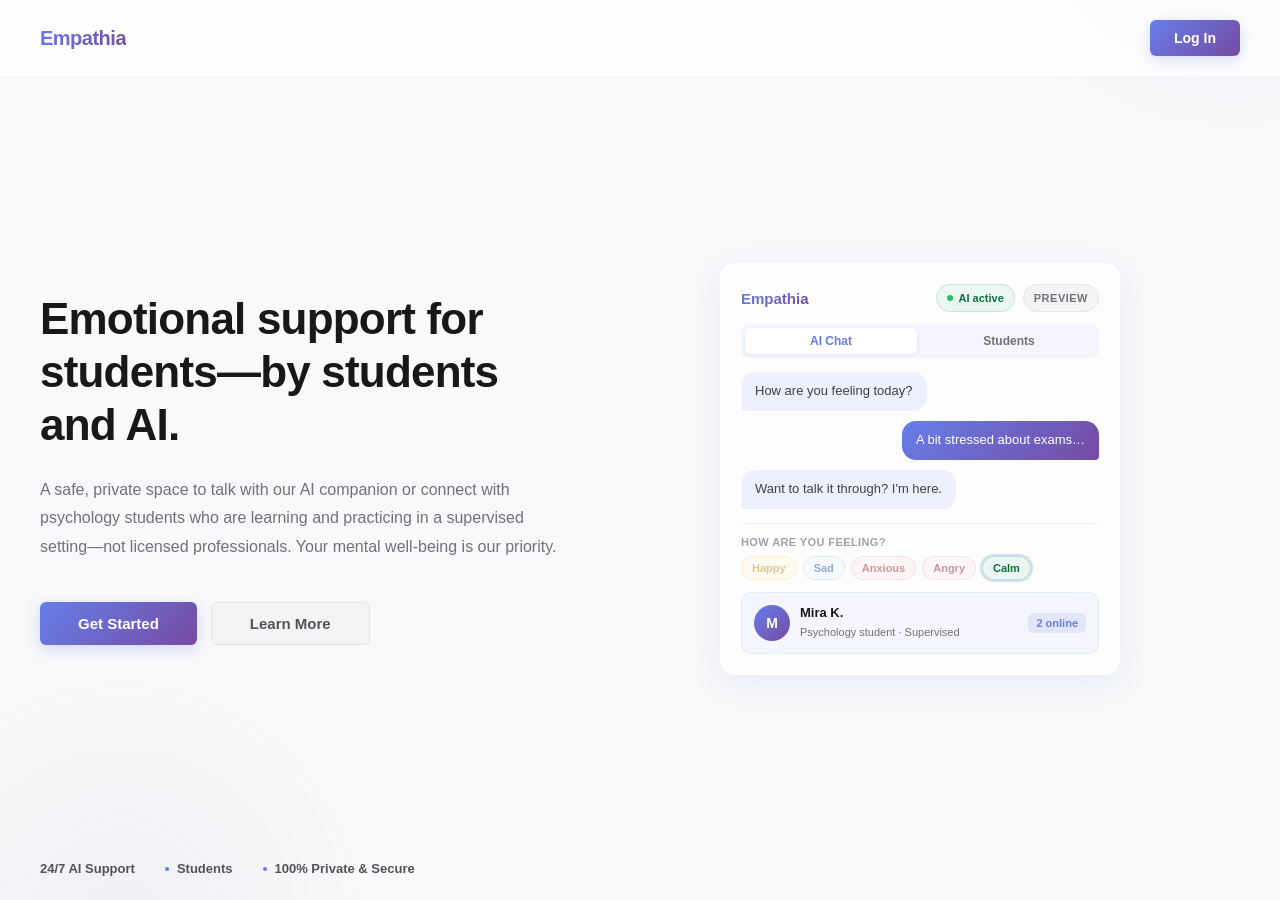
<file: templates/landing.html>
<!DOCTYPE html>
<html lang="en">
<head>
    <meta charset="UTF-8">
    <meta name="viewport" content="width=device-width, initial-scale=1.0">
    <title>Empathia - Your Emotional Support Companion</title>
    <style>
        * {
            margin: 0;
            padding: 0;
            box-sizing: border-box;
        }

        html, body {
            height: 100%;
            overflow: hidden;
        }

        body {
            font-family: -apple-system, BlinkMacSystemFont, 'Segoe UI', Roboto, 'Helvetica Neue', sans-serif;
            background: #f8f9fa;
            position: relative;
        }

        /* Premium background with subtle glow */
        body::before {
            content: '';
            position: fixed;
            top: -50%;
            right: -20%;
            width: 600px;
            height: 600px;
            background: radial-gradient(circle, rgba(102, 126, 234, 0.08) 0%, transparent 70%);
            border-radius: 50%;
            pointer-events: none;
            z-index: 0;
        }

        body::after {
            content: '';
            position: fixed;
            bottom: -30%;
            left: -10%;
            width: 500px;
            height: 500px;
            background: radial-gradient(circle, rgba(118, 75, 162, 0.06) 0%, transparent 70%);
            border-radius: 50%;
            pointer-events: none;
            z-index: 0;
        }

        .container-full {
            height: 100vh;
            display: flex;
            flex-direction: column;
            position: relative;
            z-index: 1;
        }

        /* Navbar */
        .navbar {
            display: flex;
            justify-content: space-between;
            align-items: center;
            padding: 24px 60px;
            background: rgba(255, 255, 255, 0.7);
            backdrop-filter: blur(8px);
            border-bottom: 1px solid rgba(102, 126, 234, 0.08);
        }

        .logo {
            font-size: 20px;
            font-weight: 700;
            color: #3f3f46;
            letter-spacing: -0.5px;
            background: linear-gradient(135deg, #667eea 0%, #764ba2 100%);
            -webkit-background-clip: text;
            -webkit-text-fill-color: transparent;
            background-clip: text;
        }

        .nav-links {
            display: flex;
            gap: 20px;
            align-items: center;
        }

        .navbar .btn-primary {
            padding: 10px 24px;
            font-size: 14px;
        }

        /* Main Content - Split Layout */
        .main-content {
            flex: 1;
            display: flex;
            align-items: center;
            justify-content: space-between;
            padding: 0 60px;
            overflow: hidden;
            gap: 60px;
        }

        .content-left {
            flex: 1;
            max-width: 520px;
        }

        .content-right {
            flex: 1;
            display: flex;
            align-items: center;
            justify-content: center;
        }

        /* Typography */
        .headline {
            font-size: 52px;
            font-weight: 800;
            color: #18181b;
            line-height: 1.2;
            margin-bottom: 24px;
            letter-spacing: -0.8px;
        }

        .subheadline {
            font-size: 16px;
            color: #71717a;
            line-height: 1.8;
            margin-bottom: 40px;
            font-weight: 400;
        }

        /* CTA Buttons */
        .cta-buttons {
            display: flex;
            gap: 14px;
            margin-bottom: 0;
        }

        .btn-primary {
            background: linear-gradient(135deg, #667eea 0%, #764ba2 100%);
            color: white;
            border: none;
            padding: 13px 38px;
            font-size: 15px;
            font-weight: 700;
            border-radius: 6px;
            cursor: pointer;
            transition: all 0.3s ease;
            text-decoration: none;
            display: inline-block;
            box-shadow: 0 4px 15px rgba(102, 126, 234, 0.25);
        }

        .btn-primary:hover {
            transform: translateY(-2px);
            box-shadow: 0 8px 25px rgba(102, 126, 234, 0.35);
        }

        .btn-secondary {
            background: #f4f4f5;
            color: #52525b;
            border: 1.5px solid #e4e4e7;
            padding: 11px 38px;
            font-size: 15px;
            font-weight: 700;
            border-radius: 6px;
            cursor: pointer;
            transition: all 0.3s ease;
            text-decoration: none;
            display: inline-block;
        }

        .btn-secondary:hover {
            background: #efefef;
            border-color: #d4d4d8;
            color: #18181b;
        }

        /* Mini chat preview card (Concept A) */
        .dashboard-preview {
            background: rgba(255, 255, 255, 0.65);
            backdrop-filter: blur(20px);
            border: 1px solid rgba(255, 255, 255, 0.9);
            border-radius: 16px;
            padding: 20px;
            box-shadow: 0 8px 32px rgba(102, 126, 234, 0.12);
            width: 100%;
            max-width: 400px;
            animation: float 6s ease-in-out infinite;
            position: relative;
        }

        @keyframes float {
            0%, 100% { transform: translateY(0px); }
            50% { transform: translateY(-8px); }
        }

        .preview-chat-header {
            display: flex;
            justify-content: space-between;
            align-items: center;
            margin-bottom: 12px;
            gap: 12px;
        }

        .preview-header-actions {
            display: flex;
            align-items: center;
            gap: 8px;
            flex-shrink: 0;
        }

        .preview-badge,
        .preview-live-pill {
            display: inline-flex;
            align-items: center;
            justify-content: center;
            height: 28px;
            padding: 0 10px;
            border-radius: 20px;
            font-size: 11px;
            font-weight: 600;
            line-height: 1;
            white-space: nowrap;
        }

        .preview-badge {
            text-transform: uppercase;
            letter-spacing: 0.5px;
            color: #71717a;
            background: rgba(244, 244, 245, 0.95);
            border: 1px solid #e4e4e7;
        }

        .preview-app-name {
            font-size: 15px;
            font-weight: 800;
            background: linear-gradient(135deg, #667eea 0%, #764ba2 100%);
            -webkit-background-clip: text;
            -webkit-text-fill-color: transparent;
            background-clip: text;
        }

        .preview-live-pill {
            color: #0d6e3e;
            background: rgba(134, 206, 171, 0.15);
            border: 1px solid rgba(134, 206, 171, 0.35);
            gap: 6px;
        }

        .preview-live-pill::before {
            content: '';
            width: 6px;
            height: 6px;
            border-radius: 50%;
            background: #22c55e;
            animation: pulse-dot 2s ease-in-out infinite;
        }

        @keyframes pulse-dot {
            0%, 100% { opacity: 1; }
            50% { opacity: 0.5; }
        }

        .preview-tabs {
            display: flex;
            gap: 6px;
            margin-bottom: 14px;
            background: rgba(102, 126, 234, 0.06);
            padding: 4px;
            border-radius: 8px;
        }

        .preview-tab {
            flex: 1;
            text-align: center;
            font-size: 12px;
            font-weight: 600;
            color: #71717a;
            padding: 6px 10px;
            border-radius: 6px;
        }

        .preview-tab.active {
            background: #fff;
            color: #667eea;
            box-shadow: 0 1px 4px rgba(102, 126, 234, 0.15);
        }

        .preview-messages {
            display: flex;
            flex-direction: column;
            gap: 10px;
            margin-bottom: 14px;
            min-height: 120px;
        }

        .preview-bubble {
            max-width: 88%;
            padding: 10px 14px;
            border-radius: 14px;
            font-size: 13px;
            line-height: 1.45;
        }

        .preview-bubble-ai {
            align-self: flex-start;
            background: rgba(102, 126, 234, 0.1);
            color: #3f3f46;
            border-bottom-left-radius: 4px;
        }

        .preview-bubble-user {
            align-self: flex-end;
            background: linear-gradient(135deg, #667eea 0%, #764ba2 100%);
            color: #fff;
            border-bottom-right-radius: 4px;
        }

        .preview-mood-section {
            padding-top: 12px;
            border-top: 1px solid rgba(102, 126, 234, 0.1);
            margin-bottom: 12px;
        }

        .preview-mood-label {
            display: block;
            font-size: 11px;
            font-weight: 600;
            color: #a1a1aa;
            text-transform: uppercase;
            letter-spacing: 0.4px;
            margin-bottom: 8px;
        }

        .preview-mood-chips {
            display: flex;
            flex-wrap: wrap;
            gap: 6px;
        }

        .preview-mood-chip {
            font-size: 11px;
            font-weight: 600;
            padding: 5px 10px;
            border-radius: 20px;
            border: 1px solid transparent;
            opacity: 0.45;
        }

        .preview-mood-chip.active {
            opacity: 1;
            box-shadow: 0 0 0 2px rgba(102, 126, 234, 0.25);
        }

        .preview-mood-chip.mood-happy {
            border-color: rgba(251, 191, 36, 0.4);
            background: rgba(251, 191, 36, 0.12);
            color: #b8860b;
        }

        .preview-mood-chip.mood-sad {
            border-color: rgba(96, 165, 250, 0.4);
            background: rgba(96, 165, 250, 0.1);
            color: #1e40af;
        }

        .preview-mood-chip.mood-anxious {
            border-color: rgba(248, 113, 113, 0.4);
            background: rgba(248, 113, 113, 0.1);
            color: #991b1b;
        }

        .preview-mood-chip.mood-angry {
            border-color: rgba(251, 113, 133, 0.4);
            background: rgba(251, 113, 133, 0.1);
            color: #831843;
        }

        .preview-mood-chip.mood-calm {
            border-color: rgba(134, 206, 171, 0.5);
            background: rgba(134, 206, 171, 0.15);
            color: #0d6e3e;
        }

        .preview-student-row {
            display: flex;
            align-items: center;
            gap: 10px;
            padding: 12px;
            background: rgba(102, 126, 234, 0.06);
            border-radius: 10px;
            border: 1px solid rgba(102, 126, 234, 0.1);
        }

        .preview-avatar {
            width: 36px;
            height: 36px;
            border-radius: 50%;
            background: linear-gradient(135deg, #667eea 0%, #764ba2 100%);
            color: #fff;
            font-size: 14px;
            font-weight: 700;
            display: flex;
            align-items: center;
            justify-content: center;
            flex-shrink: 0;
        }

        .preview-student-info {
            flex: 1;
            min-width: 0;
        }

        .preview-student-info strong {
            display: block;
            font-size: 13px;
            color: #18181b;
            margin-bottom: 2px;
        }

        .preview-student-info span {
            font-size: 11px;
            color: #71717a;
        }

        .preview-online-count {
            font-size: 11px;
            font-weight: 700;
            color: #667eea;
            background: rgba(102, 126, 234, 0.12);
            padding: 4px 8px;
            border-radius: 6px;
            flex-shrink: 0;
        }

        /* Bottom Features */
        .bottom-features {
            padding: 0 60px 32px 60px;
            display: flex;
            justify-content: flex-start;
            align-items: center;
            gap: 40px;
            flex-wrap: wrap;
        }

        .feature-badge {
            color: #52525b;
            font-size: 13px;
            font-weight: 600;
            display: flex;
            align-items: center;
            gap: 8px;
        }

        .feature-icon {
            width: 4px;
            height: 4px;
            background: #667eea;
            border-radius: 50%;
        }

        .feature-badge:first-child .feature-icon {
            display: none;
        }

        /* How it works modal */
        body.modal-open {
            overflow: hidden;
        }

        .modal-overlay {
            position: fixed;
            inset: 0;
            background: rgba(24, 24, 27, 0.45);
            backdrop-filter: blur(4px);
            z-index: 100;
            display: flex;
            align-items: center;
            justify-content: center;
            padding: 24px;
            opacity: 0;
            visibility: hidden;
            transition: opacity 0.25s ease, visibility 0.25s ease;
        }

        .modal-overlay.is-open {
            opacity: 1;
            visibility: visible;
        }

        .modal-dialog {
            background: #fff;
            border-radius: 16px;
            max-width: 520px;
            width: 100%;
            padding: 32px;
            box-shadow: 0 20px 60px rgba(102, 126, 234, 0.2);
            position: relative;
            transform: translateY(12px);
            transition: transform 0.25s ease;
        }

        .modal-overlay.is-open .modal-dialog {
            transform: translateY(0);
        }

        .modal-close {
            position: absolute;
            top: 16px;
            right: 16px;
            background: #f4f4f5;
            border: none;
            width: 36px;
            height: 36px;
            border-radius: 8px;
            font-size: 22px;
            line-height: 1;
            color: #71717a;
            cursor: pointer;
            transition: background 0.2s ease, color 0.2s ease;
        }

        .modal-close:hover {
            background: #e4e4e7;
            color: #18181b;
        }

        .modal-title {
            font-size: 24px;
            font-weight: 800;
            color: #18181b;
            margin-bottom: 8px;
            padding-right: 40px;
        }

        .modal-subtitle {
            font-size: 14px;
            color: #71717a;
            margin-bottom: 24px;
            line-height: 1.6;
        }

        .modal-steps {
            list-style: none;
            display: flex;
            flex-direction: column;
            gap: 16px;
        }

        .modal-step {
            display: flex;
            gap: 14px;
            align-items: flex-start;
        }

        .step-number {
            flex-shrink: 0;
            width: 28px;
            height: 28px;
            border-radius: 50%;
            background: linear-gradient(135deg, #667eea 0%, #764ba2 100%);
            color: #fff;
            font-size: 13px;
            font-weight: 700;
            display: flex;
            align-items: center;
            justify-content: center;
        }

        .step-content h3 {
            font-size: 15px;
            font-weight: 700;
            color: #18181b;
            margin-bottom: 4px;
        }

        .step-content p {
            font-size: 14px;
            color: #71717a;
            line-height: 1.6;
        }

        .modal-footer-note {
            margin-top: 20px;
            padding-top: 16px;
            border-top: 1px solid #e4e4e7;
            font-size: 12px;
            color: #a1a1aa;
            line-height: 1.5;
        }

        @media (prefers-reduced-motion: reduce) {
            .dashboard-preview {
                animation: none;
            }

            .preview-live-pill::before {
                animation: none;
            }

            .modal-overlay,
            .modal-dialog {
                transition: none;
            }
        }

        /* Responsive */
        @media (max-width: 1400px) {
            .navbar {
                padding: 20px 40px;
            }

            .main-content {
                padding: 0 40px;
                gap: 40px;
            }

            .headline {
                font-size: 44px;
            }

            .bottom-features {
                padding: 0 40px 24px 40px;
                gap: 30px;
            }
        }

        @media (max-width: 1024px) {
            .navbar {
                padding: 18px 32px;
            }

            .main-content {
                padding: 0 32px;
                gap: 32px;
                flex-direction: column;
                justify-content: center;
            }

            .content-left,
            .content-right {
                max-width: 100%;
            }

            .headline {
                font-size: 40px;
            }

            .dashboard-preview {
                max-width: 100%;
            }

            .bottom-features {
                padding: 0 32px 20px 32px;
                gap: 24px;
            }
        }

        @media (max-width: 768px) {
            body::before,
            body::after {
                display: none;
            }

            .navbar {
                padding: 16px 20px;
                flex-direction: column;
                gap: 12px;
            }

            .main-content {
                padding: 24px 20px;
                gap: 24px;
            }

            .headline {
                font-size: 32px;
                margin-bottom: 18px;
            }

            .subheadline {
                font-size: 15px;
                margin-bottom: 32px;
            }

            .cta-buttons {
                flex-direction: column;
                gap: 10px;
            }

            .btn-primary,
            .btn-secondary {
                width: 100%;
                text-align: center;
                padding: 13px 24px;
            }

            .dashboard-preview {
                max-width: 100%;
                padding: 16px;
            }

            .preview-messages {
                min-height: 100px;
            }

            .preview-bubble {
                font-size: 12px;
                padding: 8px 12px;
            }

            .preview-mood-chip {
                font-size: 10px;
                padding: 4px 8px;
            }

            .bottom-features {
                flex-direction: column;
                gap: 12px;
                padding: 0 20px 16px 20px;
            }

            .feature-badge {
                font-size: 12px;
            }
        }

        @media (max-width: 640px) {
            .headline {
                font-size: 28px;
            }

            .subheadline {
                font-size: 14px;
            }
        }
    </style>
    <script src="/static/landing.js"></script>
</head>
<body>
    <div class="container-full">
        <!-- Navbar -->
        <nav class="navbar">
            <div class="logo">Empathia</div>
            <div class="nav-links">
                <a href="/login" class="btn-primary">Log In</a>
            </div>
        </nav>

        <!-- Main Content -->
        <div class="main-content">
            <!-- Left Content -->
            <div class="content-left">
                <h1 class="headline">Emotional support for students—by students and AI.</h1>
                <p class="subheadline">
                    A safe, private space to talk with our AI companion or connect with psychology
                    students who are learning and practicing in a supervised setting—not licensed
                    professionals. Your mental well-being is our priority.
                </p>

                <!-- CTA Buttons -->
                <div class="cta-buttons">
                    <a href="/login" class="btn-primary">Get Started</a>
                    <button type="button" class="btn-secondary" id="learnMoreBtn" aria-haspopup="dialog">Learn More</button>
                </div>
            </div>

            <!-- Right Content - Mini chat preview -->
            <div class="content-right">
                <div class="dashboard-preview" aria-hidden="true">
                    <div class="preview-chat-header">
                        <span class="preview-app-name">Empathia</span>
                        <div class="preview-header-actions">
                            <span class="preview-live-pill">AI active</span>
                            <span class="preview-badge">Preview</span>
                        </div>
                    </div>

                    <div class="preview-tabs">
                        <span class="preview-tab active">AI Chat</span>
                        <span class="preview-tab">Students</span>
                    </div>

                    <div class="preview-messages">
                        <div class="preview-bubble preview-bubble-ai">How are you feeling today?</div>
                        <div class="preview-bubble preview-bubble-user">A bit stressed about exams…</div>
                        <div class="preview-bubble preview-bubble-ai">Want to talk it through? I'm here.</div>
                    </div>

                    <div class="preview-mood-section">
                        <span class="preview-mood-label">How are you feeling?</span>
                        <div class="preview-mood-chips">
                            <span class="preview-mood-chip mood-happy">Happy</span>
                            <span class="preview-mood-chip mood-sad">Sad</span>
                            <span class="preview-mood-chip mood-anxious">Anxious</span>
                            <span class="preview-mood-chip mood-angry">Angry</span>
                            <span class="preview-mood-chip mood-calm active">Calm</span>
                        </div>
                    </div>

                    <div class="preview-student-row">
                        <div class="preview-avatar" aria-hidden="true">M</div>
                        <div class="preview-student-info">
                            <strong>Mira K.</strong>
                            <span>Psychology student · Supervised</span>
                        </div>
                        <span class="preview-online-count">2 online</span>
                    </div>

                </div>
            </div>
        </div>

        <!-- Bottom Features -->
        <div class="bottom-features">
            <div class="feature-badge"><span class="feature-icon"></span>24/7 AI Support</div>
            <div class="feature-badge"><span class="feature-icon"></span>Students</div>
            <div class="feature-badge"><span class="feature-icon"></span>100% Private & Secure</div>
        </div>
    </div>

    <!-- How it works modal -->
    <div class="modal-overlay" id="howItWorksModal" role="dialog" aria-labelledby="modalTitle" aria-hidden="true">
        <div class="modal-dialog">
            <button type="button" class="modal-close" id="modalCloseBtn" aria-label="Close">&times;</button>
            <h2 class="modal-title" id="modalTitle">How Empathia Works</h2>
            <p class="modal-subtitle">
                Reflect on your own with AI, or connect with psychology students building real-world
                experience under supervision.
            </p>
            <ol class="modal-steps">
                <li class="modal-step">
                    <span class="step-number">1</span>
                    <div class="step-content">
                        <h3>Create your account</h3>
                        <p>Sign up as someone seeking support, or as a psychology student offering supervised practice sessions.</p>
                    </div>
                </li>
                <li class="modal-step">
                    <span class="step-number">2</span>
                    <div class="step-content">
                        <h3>Chat with AI or a student</h3>
                        <p>Use the AI companion anytime for reflection and mood tracking, or request a session with a student psychologist when you want human connection.</p>
                    </div>
                </li>
                <li class="modal-step">
                    <span class="step-number">3</span>
                    <div class="step-content">
                        <h3>Track your progress</h3>
                        <p>Log how you feel over time and continue conversations in a private space designed for emotional support.</p>
                    </div>
                </li>
            </ol>
            <p class="modal-footer-note">
                Student psychologists on this platform are in training and are not licensed clinicians.
                Empathia is not for emergencies—please contact local crisis services if you need immediate help.
            </p>
        </div>
    </div>
</body>
</html>
</file>
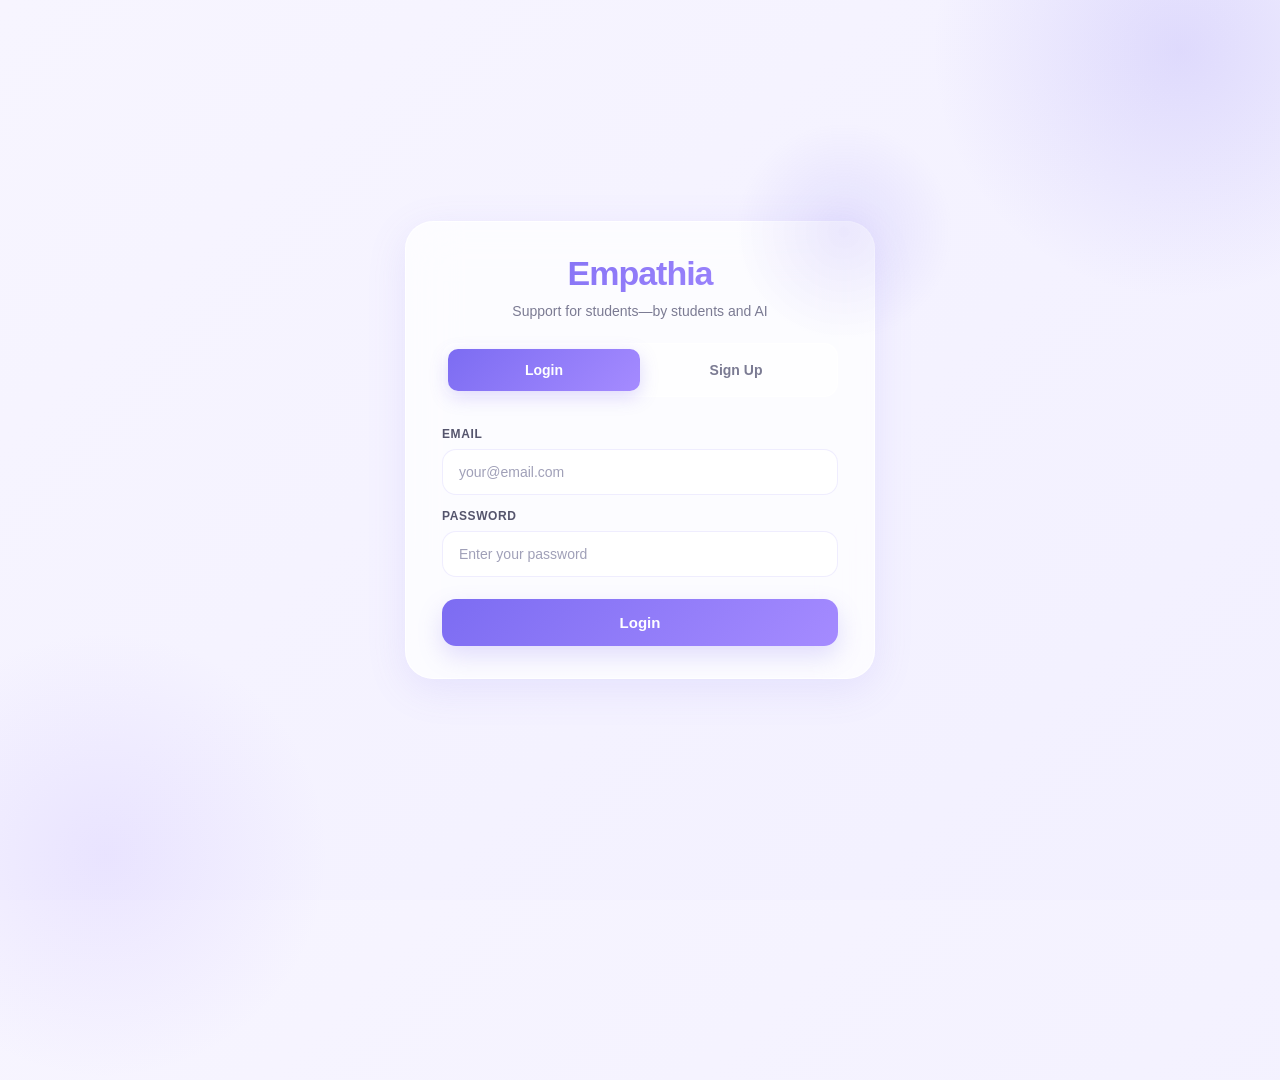
<file: templates/login.html>
<!DOCTYPE html>
<html lang="en">
<head>
    <meta charset="UTF-8" />
    <meta name="viewport" content="width=device-width, initial-scale=1.0" />
    <title>Empathia - Login</title>
    <link rel="stylesheet" href="/static/custom-select.css" />

    <style>
        * {
            margin: 0;
            padding: 0;
            box-sizing: border-box;
        }

        :root {
            --primary: #7c6cf2;
            --primary-dark: #6858e8;
            --secondary: #a58bff;
            --bg: #f6f5ff;
            --card: rgba(255, 255, 255, 0.72);
            --border: rgba(255, 255, 255, 0.8);
            --text: #1f1f2e;
            --muted: #7b7b93;
            --danger: #dc2626;
            --success: #16a34a;
            --shadow: 0 10px 40px rgba(124, 108, 242, 0.12);
        }

        html {
            height: 100%;
        }

        body {
            min-height: 100vh;
            width: 100%;
            overflow-x: hidden;
            overflow-y: auto;
            font-family: -apple-system, BlinkMacSystemFont, "Segoe UI", Roboto, sans-serif;
            background: linear-gradient(135deg, #f7f5ff 0%, #f2f0ff 100%);
            display: flex;
            align-items: center;
            justify-content: center;
            position: relative;
            color: var(--text);
            padding: 24px 16px;
        }

        body::before {
            content: "";
            position: absolute;
            width: 500px;
            height: 500px;
            background: radial-gradient(circle, rgba(124, 108, 242, 0.18), transparent 70%);
            top: -200px;
            right: -150px;
            border-radius: 50%;
        }

        body::after {
            content: "";
            position: absolute;
            width: 450px;
            height: 450px;
            background: radial-gradient(circle, rgba(165, 139, 255, 0.15), transparent 70%);
            bottom: -180px;
            left: -120px;
            border-radius: 50%;
        }

        .login-container {
            width: 100%;
            max-width: 470px;
            padding: 0;
            margin: auto;
            position: relative;
            z-index: 2;
            flex-shrink: 0;
        }

        .form-card {
            background: var(--card);
            backdrop-filter: blur(25px);
            border: 1px solid var(--border);
            border-radius: 28px;
            padding: 32px 36px;
            box-shadow: var(--shadow);
            position: relative;
            overflow: visible;
        }

        .form-card::before {
            content: "";
            position: absolute;
            width: 220px;
            height: 220px;
            background: radial-gradient(circle, rgba(124, 108, 242, 0.14), transparent 70%);
            top: -100px;
            right: -80px;
            border-radius: 50%;
        }

        .form-content {
            position: relative;
            z-index: 1;
        }

        .auth-header {
            text-align: center;
            margin-bottom: 24px;
        }

        .logo {
            font-size: 34px;
            font-weight: 800;
            letter-spacing: -1px;
            background: linear-gradient(135deg, var(--primary), var(--secondary));
            -webkit-background-clip: text;
            -webkit-text-fill-color: transparent;
            margin-bottom: 10px;
        }

        .header-subtitle {
            color: var(--muted);
            font-size: 14px;
            font-weight: 500;
        }

        .tabs {
            display: flex;
            background: rgba(255, 255, 255, 0.65);
            border-radius: 14px;
            padding: 5px;
            margin-bottom: 30px;
            border: 1px solid rgba(255,255,255,0.6);
        }

        .tab-btn {
            flex: 1;
            border: none;
            background: transparent;
            padding: 13px;
            border-radius: 10px;
            font-size: 14px;
            font-weight: 700;
            color: var(--muted);
            cursor: pointer;
            transition: 0.3s ease;
        }

        .tab-btn.active {
            background: linear-gradient(135deg, var(--primary), var(--secondary));
            color: white;
            box-shadow: 0 6px 18px rgba(124, 108, 242, 0.25);
        }

        .tab-content {
            display: none;
        }

        .tab-content.active {
            display: block;
        }

        .form-group {
            margin-bottom: 14px;
        }

        .required-star {
            color: var(--danger);
        }

        label {
            display: block;
            margin-bottom: 8px;
            font-size: 12px;
            font-weight: 700;
            color: #55556d;
            text-transform: uppercase;
            letter-spacing: 0.6px;
        }

        input,
        textarea {
            width: 100%;
            border: 1.5px solid rgba(124, 108, 242, 0.12);
            background: rgba(255, 255, 255, 0.82);
            border-radius: 14px;
            padding: 12px 16px;
            font-size: 14px;
            color: var(--text);
            transition: all 0.25s ease;
            font-family: inherit;
            min-height: 46px;
        }

        textarea {
            resize: vertical;
            min-height: 80px;
        }

        input:focus,
        textarea:focus {
            outline: none;
            border-color: var(--primary);
            background: white;
            box-shadow: 0 0 0 4px rgba(124, 108, 242, 0.12);
        }

        input::placeholder,
        textarea::placeholder {
            color: #a0a0b8;
        }

        button[type="submit"] {
            width: 100%;
            border: none;
            border-radius: 14px;
            padding: 15px;
            background: linear-gradient(135deg, var(--primary), var(--secondary));
            color: white;
            font-size: 15px;
            font-weight: 700;
            cursor: pointer;
            transition: all 0.3s ease;
            margin-top: 8px;
            box-shadow: 0 10px 25px rgba(124, 108, 242, 0.22);
        }

        button[type="submit"]:hover {
            transform: translateY(-2px);
            box-shadow: 0 14px 30px rgba(124, 108, 242, 0.28);
        }

        button[type="submit"]:disabled {
            opacity: 0.7;
            cursor: not-allowed;
            transform: none;
        }

        .error,
        .success {
            display: none;
            margin-bottom: 16px;
            padding: 12px 14px;
            border-radius: 12px;
            font-size: 13px;
            font-weight: 500;
        }

        .error.show,
        .success.show {
            display: block;
        }

        .error {
            background: rgba(220, 38, 38, 0.08);
            border: 1px solid rgba(220, 38, 38, 0.12);
            color: var(--danger);
        }

        .success {
            background: rgba(22, 163, 74, 0.08);
            border: 1px solid rgba(22, 163, 74, 0.12);
            color: var(--success);
        }

        #psychologistFields {
            margin-top: 8px;
            padding-top: 12px;
            border-top: 1px solid rgba(124, 108, 242, 0.12);
        }

        .student-section-title {
            font-size: 12px;
            font-weight: 700;
            color: var(--muted);
            text-transform: uppercase;
            letter-spacing: 0.5px;
            margin-bottom: 12px;
        }

        .student-note {
            font-size: 12px;
            color: var(--muted);
            line-height: 1.5;
            margin-bottom: 12px;
        }

        .checkbox-group {
            display: flex;
            align-items: flex-start;
            gap: 10px;
            margin-bottom: 4px;
        }

        .checkbox-group input[type="checkbox"] {
            width: auto;
            min-height: auto;
            margin-top: 3px;
            flex-shrink: 0;
            accent-color: var(--primary);
            cursor: pointer;
        }

        .checkbox-group label {
            text-transform: none;
            letter-spacing: 0;
            font-size: 13px;
            font-weight: 500;
            color: var(--text);
            margin-bottom: 0;
            cursor: pointer;
        }

        .login-container.signup-active {
            max-width: 500px;
        }

        @media (max-width: 640px) {
            body {
                padding: 16px 12px;
            }

            .form-card {
                padding: 28px 22px;
                border-radius: 22px;
            }

            .logo {
                font-size: 28px;
            }

            input,
            textarea,
            .custom-select-trigger,
            .custom-select-option .option-title,
            button[type="submit"] {
                font-size: 16px;
            }
        }
    </style>
</head>

<body>

<div class="login-container">
    <div class="form-card">
        <div class="form-content">

            <div class="auth-header">
                <div class="logo">Empathia</div>
                <p class="header-subtitle">
                    Support for students—by students and AI
                </p>
            </div>

            <div class="tabs">
                <button class="tab-btn active" onclick="switchTab('login', event)">
                    Login
                </button>

                <button class="tab-btn" onclick="switchTab('signup', event)">
                    Sign Up
                </button>
            </div>

            <!-- LOGIN -->
            <form id="loginForm" class="tab-content active" onsubmit="handleLogin(event)">

                <div class="form-group">
                    <label for="login-email">Email</label>
                    <input
                        type="email"
                        id="login-email"
                        required
                        placeholder="your@email.com"
                    />
                </div>

                <div class="form-group">
                    <label for="login-password">Password</label>
                    <input
                        type="password"
                        id="login-password"
                        required
                        placeholder="Enter your password"
                    />
                </div>

                <div class="error" id="loginError"></div>
                <div class="success" id="loginSuccess"></div>

                <button type="submit" id="loginBtn">
                    Login
                </button>

            </form>

            <!-- SIGNUP -->
            <form id="signupForm" class="tab-content" onsubmit="handleSignup(event)">

                <div class="form-group">
                    <label for="signup-role-trigger">Account Type <span class="required-star">*</span></label>
                    <div class="custom-select" id="signupRoleCustom">
                        <button
                            type="button"
                            class="custom-select-trigger"
                            id="signup-role-trigger"
                            aria-haspopup="listbox"
                            aria-expanded="false"
                            aria-controls="signup-role-menu"
                        >
                            <span class="custom-select-label" id="signup-role-display">Regular User</span>
                            <span class="custom-select-chevron" aria-hidden="true"></span>
                        </button>
                        <ul class="custom-select-menu" id="signup-role-menu" role="listbox" hidden>
                            <li
                                role="option"
                                class="custom-select-option is-selected"
                                data-value="user"
                                tabindex="0"
                                aria-selected="true"
                            >
                                <span class="option-title">Regular User</span>
                                <span class="option-desc">Seek emotional support and AI reflection</span>
                            </li>
                            <li
                                role="option"
                                class="custom-select-option"
                                data-value="psychologist"
                                tabindex="0"
                                aria-selected="false"
                            >
                                <span class="option-title">Psychology Student</span>
                                <span class="option-desc">Offer supervised practice sessions</span>
                            </li>
                        </ul>
                        <select id="signup-role" class="custom-select-native" required tabindex="-1" aria-hidden="true">
                            <option value="user" selected>Regular User</option>
                            <option value="psychologist">Psychology Student</option>
                        </select>
                    </div>
                </div>

                <div class="form-group">
                    <label for="signup-username">Full Name <span class="required-star">*</span></label>
                    <input
                        type="text"
                        id="signup-username"
                        required
                        minlength="2"
                        autocomplete="name"
                        placeholder="Your full name"
                    />
                </div>

                <div class="form-group">
                    <label for="signup-email">Email <span class="required-star">*</span></label>
                    <input
                        type="email"
                        id="signup-email"
                        required
                        autocomplete="email"
                        placeholder="your@email.com"
                    />
                </div>

                <div class="form-group">
                    <label for="signup-password">Password <span class="required-star">*</span></label>
                    <input
                        type="password"
                        id="signup-password"
                        required
                        minlength="6"
                        autocomplete="new-password"
                        placeholder="At least 6 characters"
                    />
                </div>

                <div class="form-group">
                    <label for="signup-password-confirm">Confirm Password <span class="required-star">*</span></label>
                    <input
                        type="password"
                        id="signup-password-confirm"
                        required
                        minlength="6"
                        autocomplete="new-password"
                        placeholder="Repeat password"
                    />
                </div>

                <!-- Psychology student fields -->
                <div id="psychologistFields" style="display:none;">
                    <p class="student-section-title">Student practitioner details</p>
                    <p class="student-note">
                        You are registering as a trainee in psychology, not a licensed clinician.
                    </p>

                    <div class="form-group">
                        <label for="signup-bio">
                            About You <span class="required-star">*</span>
                        </label>
                        <textarea
                            id="signup-bio"
                            placeholder="Your program, interests, and what you hope to practice"
                        ></textarea>
                    </div>

                    <div class="form-group">
                        <label for="signup-specializations">
                            Areas of Interest <span class="required-star">*</span>
                        </label>
                        <input
                            type="text"
                            id="signup-specializations"
                            placeholder="e.g., Anxiety, Stress, Mood (comma-separated)"
                        />
                    </div>

                    <div class="form-group checkbox-group">
                        <input type="checkbox" id="signup-supervision" />
                        <label for="signup-supervision">
                            I understand I may only offer support as a supervised psychology student, not as a licensed professional.
                            <span class="required-star">*</span>
                        </label>
                    </div>
                </div>

                <div class="error" id="signupError"></div>
                <div class="success" id="signupSuccess"></div>

                <button type="submit" id="signupBtn">
                    Create Account
                </button>

            </form>

        </div>
    </div>
</div>

<script src="/static/api.js"></script>
<script src="/static/custom-select.js"></script>
<script src="/static/login.js"></script>

</body>
</html>
</file>
<file: static/custom-select.css>
/**
 * Shared custom dropdown (replaces native select list styling)
 */
:root {
    --cs-primary: #7c6cf2;
    --cs-primary-dark: #6858e8;
    --cs-text: #1f1f2e;
    --cs-muted: #7b7b93;
}

.custom-select {
    position: relative;
    width: 100%;
}

.custom-select-native {
    position: absolute;
    width: 1px;
    height: 1px;
    padding: 0;
    margin: -1px;
    overflow: hidden;
    clip: rect(0, 0, 0, 0);
    white-space: nowrap;
    border: 0;
}

.custom-select-trigger {
    width: 100%;
    display: flex;
    align-items: center;
    justify-content: space-between;
    gap: 12px;
    border: 1.5px solid rgba(124, 108, 242, 0.18);
    background: rgba(255, 255, 255, 0.92);
    border-radius: 14px;
    padding: 12px 14px 12px 16px;
    font-size: 14px;
    font-weight: 500;
    color: var(--cs-text);
    font-family: inherit;
    min-height: 48px;
    cursor: pointer;
    transition: border-color 0.25s ease, background-color 0.25s ease, box-shadow 0.25s ease;
    text-align: left;
}

.custom-select-trigger:hover {
    border-color: rgba(124, 108, 242, 0.35);
    background: #fff;
}

.custom-select.is-open .custom-select-trigger,
.custom-select-trigger:focus {
    outline: none;
    border-color: var(--cs-primary);
    background: #fff;
    box-shadow: 0 0 0 4px rgba(124, 108, 242, 0.14);
}

.custom-select-chevron {
    flex-shrink: 0;
    width: 22px;
    height: 22px;
    border-radius: 8px;
    background-color: rgba(124, 108, 242, 0.1);
    background-image: url("data:image/svg+xml,%3Csvg xmlns='http://www.w3.org/2000/svg' width='10' height='6' viewBox='0 0 10 6'%3E%3Cpath fill='none' stroke='%237c6cf2' stroke-width='1.75' stroke-linecap='round' stroke-linejoin='round' d='M1 1l4 4 4-4'/%3E%3C/svg%3E");
    background-repeat: no-repeat;
    background-position: center;
    background-size: 10px 6px;
    transition: transform 0.25s ease, background-color 0.25s ease;
}

.custom-select.is-open .custom-select-chevron {
    transform: rotate(180deg);
    background-color: rgba(124, 108, 242, 0.18);
}

.custom-select-menu {
    position: absolute;
    top: calc(100% + 6px);
    left: 0;
    right: 0;
    z-index: 100;
    list-style: none;
    margin: 0;
    padding: 6px;
    background: #fff;
    border: 1.5px solid rgba(124, 108, 242, 0.15);
    border-radius: 14px;
    box-shadow: 0 12px 32px rgba(124, 108, 242, 0.18);
    max-height: 220px;
    overflow-y: auto;
}

.custom-select-menu[hidden] {
    display: none;
}

.custom-select-option {
    padding: 12px 14px;
    border-radius: 10px;
    cursor: pointer;
    transition: background 0.2s ease, color 0.2s ease;
    border: 1px solid transparent;
}

.custom-select-option:hover,
.custom-select-option:focus {
    outline: none;
    background: rgba(124, 108, 242, 0.08);
}

.custom-select-option.is-selected {
    background: linear-gradient(135deg, rgba(124, 108, 242, 0.14), rgba(165, 139, 255, 0.12));
    border-color: rgba(124, 108, 242, 0.2);
}

.custom-select-option .option-title {
    display: block;
    font-size: 14px;
    font-weight: 600;
    color: var(--cs-text);
    margin-bottom: 2px;
}

.custom-select-option .option-desc {
    display: block;
    font-size: 12px;
    color: var(--cs-muted);
    line-height: 1.4;
}

.custom-select-option.is-selected .option-title {
    color: var(--cs-primary-dark);
}

/* Compact variant for chat settings panel */
.custom-select--compact .custom-select-trigger {
    min-height: 40px;
    padding: 8px 12px 8px 14px;
    font-size: 12px;
    border-radius: 10px;
}

.custom-select--compact .custom-select-menu {
    border-radius: 10px;
}

.custom-select--compact .custom-select-option {
    padding: 10px 12px;
}

.custom-select--compact .custom-select-option .option-title {
    font-size: 12px;
}

.custom-select--compact .custom-select-option .option-desc {
    font-size: 11px;
}
</file>
